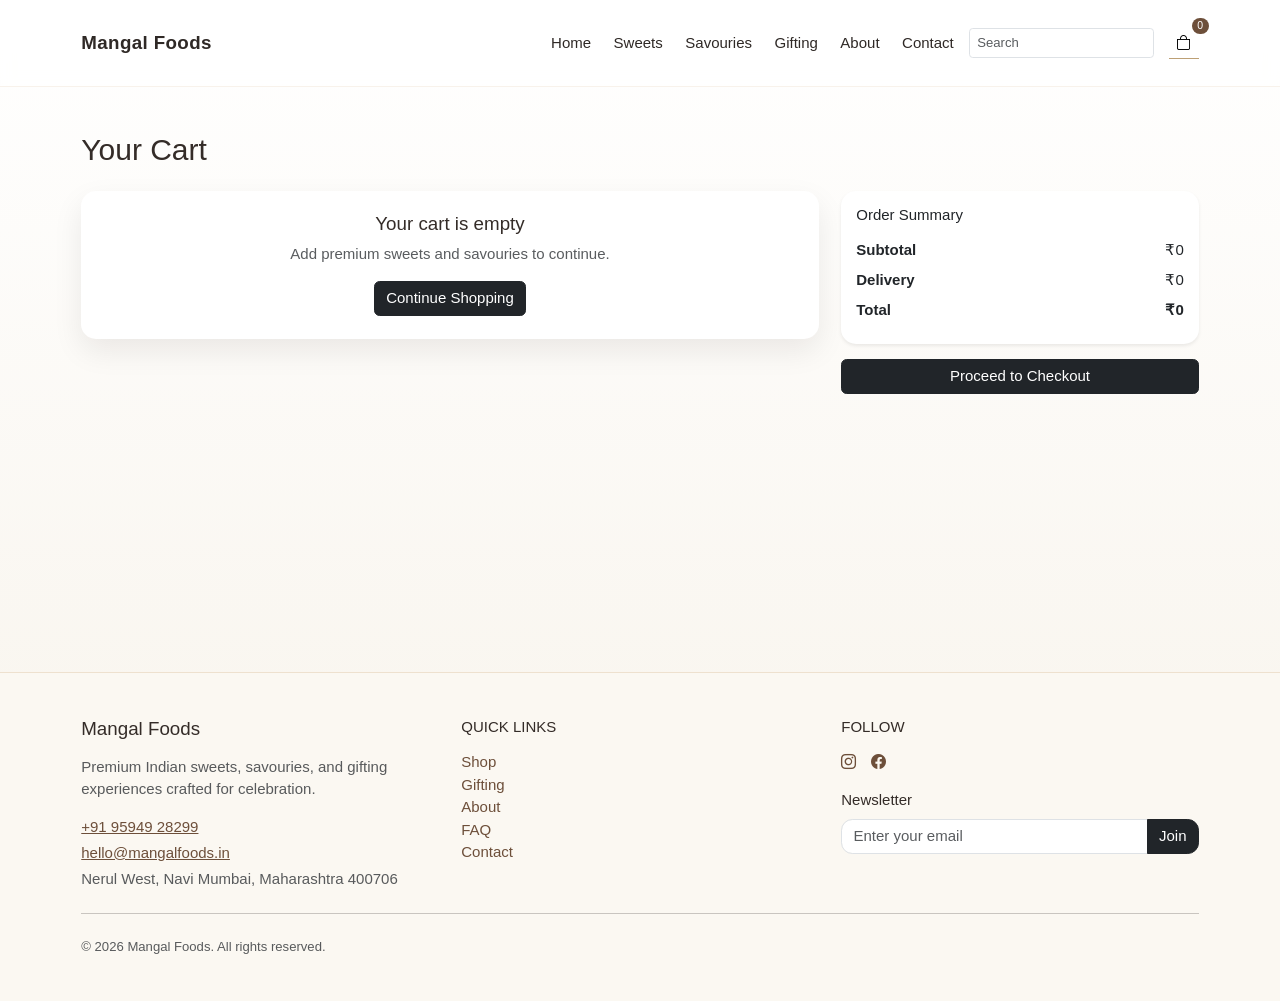
<file: docs/cart.html>
<!DOCTYPE html>
<html lang="en">
<head>
  <meta charset="utf-8" />
  <meta name="viewport" content="width=device-width, initial-scale=1.0" />
  <title>Cart | Mangal Foods</title>
  <meta name="description" content="Review your cart and proceed to checkout." />
  <link rel="stylesheet" href="./lib/bootstrap/dist/css/bootstrap.min.css" />
  <link rel="stylesheet" href="https://cdn.jsdelivr.net/npm/bootstrap-icons@1.11.3/font/bootstrap-icons.min.css" />
  <link rel="stylesheet" href="./css/site.css" />
</head>
<body class="page-shell" data-delivery-charge="80" data-free-delivery-threshold="1000" data-whatsapp-number="919594928299" data-business-name="Mangal Foods" data-whatsapp-dry-run="true">
  <a class="skip-link" href="#main-content">Skip to main content</a>
  <div data-site-header></div>
  <main id="main-content" role="main" class="main-content">
    <section class="py-4 py-lg-5">
      <div class="container-xl">
        <h1 class="h2 mb-4 reveal reveal-up">Your Cart</h1>
        <div class="row g-4">
          <div class="col-lg-8">
            <div id="cartItemsContainer" class="d-grid gap-3" aria-live="polite"></div>
            <div id="cartEmptyState" class="empty-state p-4 text-center d-none">
              <h2 class="h5">Your cart is empty</h2>
              <p class="text-muted">Add premium sweets and savouries to continue.</p>
              <a href="shop.html" class="btn btn-dark">Continue Shopping</a>
            </div>
            <button id="clearCartButton" type="button" class="btn btn-outline-dark mt-3">Clear Cart</button>
          </div>
          <div class="col-lg-4">
            <section class="cart-summary card border-0 shadow-sm rounded-4" aria-labelledby="cart-summary-title-page">
              <div class="card-body">
                <h2 id="cart-summary-title-page" class="h6 mb-3">Order Summary</h2>
                <dl class="row mb-0">
                  <dt class="col-7">Subtotal</dt><dd class="col-5 text-end" id="summarySubtotal">₹0</dd>
                  <dt class="col-7">Delivery</dt><dd class="col-5 text-end" id="summaryDelivery">₹0</dd>
                  <dt class="col-7 fw-semibold">Total</dt><dd class="col-5 text-end fw-semibold" id="summaryTotal">₹0</dd>
                </dl>
              </div>
            </section>
            <a href="checkout.html" class="btn btn-dark w-100 mt-3">Proceed to Checkout</a>
          </div>
        </div>
      </div>
    </section>
  </main>
  <div data-site-footer></div>
  <div data-cart-drawer-host></div>
  <script src="./lib/bootstrap/dist/js/bootstrap.bundle.min.js"></script>
  <script src="./js/static-config.js"></script>
  <script src="./js/static-layout.js"></script>
  <script src="./js/cart.js"></script>
  <script src="./js/site.js"></script>
</body>
</html>
</file>
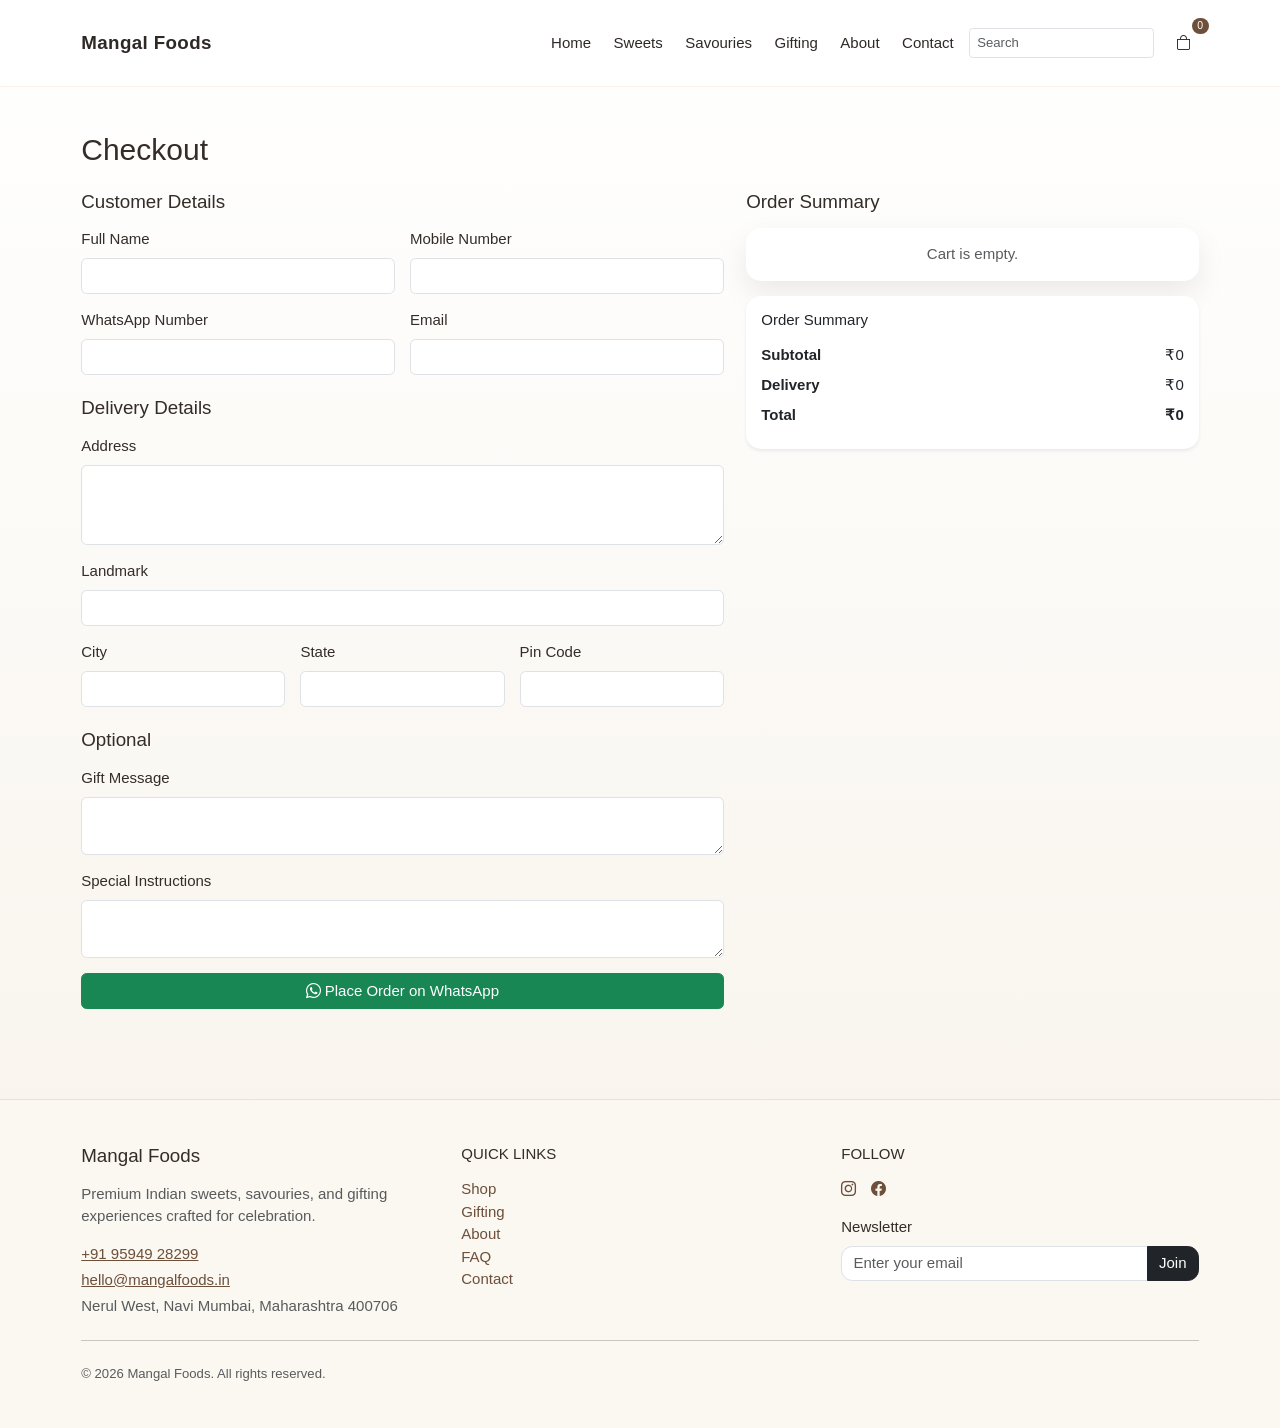
<file: docs/checkout.html>
<!DOCTYPE html>
<html lang="en">
<head>
  <meta charset="utf-8" />
  <meta name="viewport" content="width=device-width, initial-scale=1.0" />
  <title>Checkout | Mangal Foods</title>
  <meta name="description" content="Complete your order and place it on WhatsApp." />
  <link rel="stylesheet" href="./lib/bootstrap/dist/css/bootstrap.min.css" />
  <link rel="stylesheet" href="https://cdn.jsdelivr.net/npm/bootstrap-icons@1.11.3/font/bootstrap-icons.min.css" />
  <link rel="stylesheet" href="./css/site.css" />
</head>
<body class="page-shell" data-delivery-charge="80" data-free-delivery-threshold="1000" data-whatsapp-number="919594928299" data-business-name="Mangal Foods" data-whatsapp-dry-run="false">
  <a class="skip-link" href="#main-content">Skip to main content</a>
  <div data-site-header></div>
  <main id="main-content" role="main" class="main-content">
    <section class="py-4 py-lg-5">
      <div class="container-xl">
        <h1 class="h2 mb-4">Checkout</h1>
        <div class="row g-4">
          <div class="col-lg-7">
            <form id="checkoutForm" novalidate autocomplete="on">
              <h2 class="h5 mb-3">Customer Details</h2>
              <div class="row g-3">
                <div class="col-md-6"><label for="Input_FullName" class="form-label">Full Name</label><input id="Input_FullName" class="form-control" autocomplete="name" /></div>
                <div class="col-md-6"><label for="Input_MobileNumber" class="form-label">Mobile Number</label><input id="Input_MobileNumber" class="form-control" autocomplete="tel" inputmode="numeric" /></div>
                <div class="col-md-6"><label for="Input_WhatsAppNumber" class="form-label">WhatsApp Number</label><input id="Input_WhatsAppNumber" class="form-control" autocomplete="tel" inputmode="numeric" /></div>
                <div class="col-md-6"><label for="Input_Email" class="form-label">Email</label><input id="Input_Email" class="form-control" autocomplete="email" /></div>
              </div>

              <h2 class="h5 mt-4 mb-3">Delivery Details</h2>
              <div class="row g-3">
                <div class="col-12"><label for="Input_Address" class="form-label">Address</label><textarea id="Input_Address" class="form-control" rows="3" autocomplete="street-address"></textarea></div>
                <div class="col-12"><label for="Input_Landmark" class="form-label">Landmark</label><input id="Input_Landmark" class="form-control" /></div>
                <div class="col-md-4"><label for="Input_City" class="form-label">City</label><input id="Input_City" class="form-control" autocomplete="address-level2" /></div>
                <div class="col-md-4"><label for="Input_State" class="form-label">State</label><input id="Input_State" class="form-control" autocomplete="address-level1" /></div>
                <div class="col-md-4"><label for="Input_PinCode" class="form-label">Pin Code</label><input id="Input_PinCode" class="form-control" autocomplete="postal-code" inputmode="numeric" /></div>
              </div>

              <h2 class="h5 mt-4 mb-3">Optional</h2>
              <div class="row g-3">
                <div class="col-12"><label for="Input_GiftMessage" class="form-label">Gift Message</label><textarea id="Input_GiftMessage" class="form-control" rows="2"></textarea></div>
                <div class="col-12"><label for="Input_SpecialInstructions" class="form-label">Special Instructions</label><textarea id="Input_SpecialInstructions" class="form-control" rows="2"></textarea></div>
              </div>

              <div id="checkoutError" class="alert alert-danger mt-4 d-none" role="alert"></div>
              <div class="mt-3">
                <button type="button" id="placeOrderWhatsApp" class="btn btn-success w-100 js-place-order-whatsapp" aria-label="Place Order on WhatsApp"><i class="bi bi-whatsapp me-1" aria-hidden="true"></i>Place Order on WhatsApp</button>
              </div>

              <section id="whatsappDryRunPanel" class="dry-run-panel mt-4 d-none" aria-labelledby="dry-run-heading">
                <h2 id="dry-run-heading" class="h6 mb-2">WhatsApp Dry Run Preview</h2>
                <p class="small text-muted mb-2">Dry Run is enabled. No WhatsApp message will be sent. Review and copy the generated output below.</p>
                <div class="mb-3"><label for="dryRunWaUrl" class="form-label">Generated WhatsApp URL</label><textarea id="dryRunWaUrl" class="form-control" rows="3" readonly></textarea></div>
                <div><label for="dryRunMessage" class="form-label">Generated Message</label><textarea id="dryRunMessage" class="form-control" rows="12" readonly></textarea></div>
              </section>
            </form>
          </div>
          <div class="col-lg-5">
            <h2 class="h5 mb-3">Order Summary</h2>
            <div id="checkoutItems" class="d-grid gap-3 mb-3"></div>
            <section class="cart-summary card border-0 shadow-sm rounded-4" aria-labelledby="cart-summary-title-checkout">
              <div class="card-body">
                <h2 id="cart-summary-title-checkout" class="h6 mb-3">Order Summary</h2>
                <dl class="row mb-0">
                  <dt class="col-7">Subtotal</dt><dd class="col-5 text-end" id="summarySubtotal">₹0</dd>
                  <dt class="col-7">Delivery</dt><dd class="col-5 text-end" id="summaryDelivery">₹0</dd>
                  <dt class="col-7 fw-semibold">Total</dt><dd class="col-5 text-end fw-semibold" id="summaryTotal">₹0</dd>
                </dl>
              </div>
            </section>
          </div>
        </div>
      </div>
    </section>
  </main>
  <div data-site-footer></div><div data-cart-drawer-host></div>
  <script src="./lib/bootstrap/dist/js/bootstrap.bundle.min.js"></script>
  <script src="./js/static-config.js"></script>
  <script src="./js/static-layout.js"></script>
  <script src="./js/cart.js"></script>
  <script src="./js/site.js"></script>
  <script src="./js/checkout.js"></script>
</body>
</html>
</file>
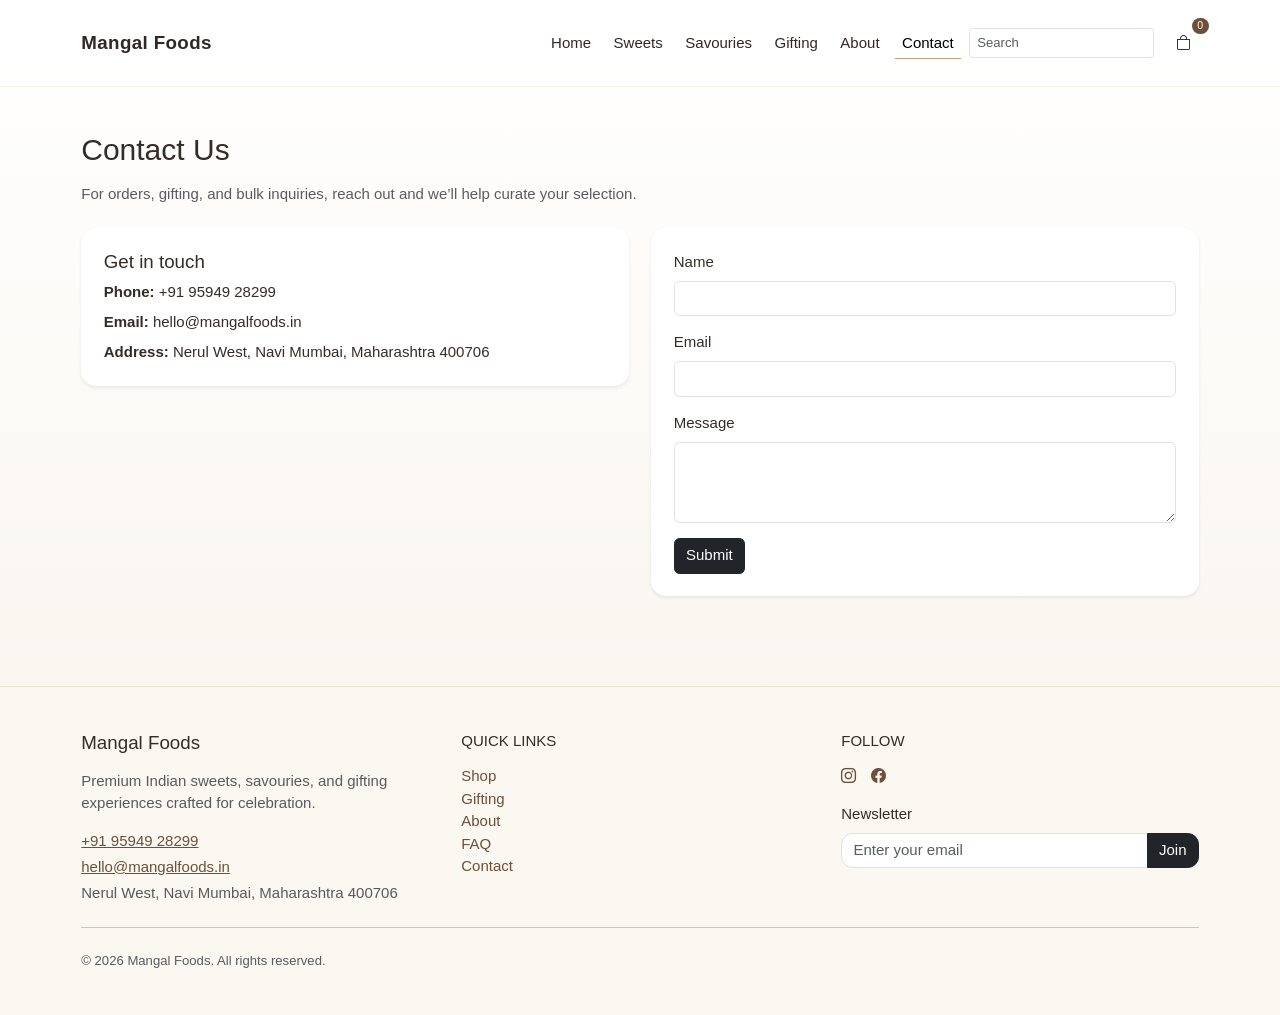
<file: docs/contact.html>
<!DOCTYPE html>
<html lang="en">
<head>
  <meta charset="utf-8" />
  <meta name="viewport" content="width=device-width, initial-scale=1.0" />
  <title>Contact | Mangal Foods</title>
  <meta name="description" content="For orders, gifting, and bulk inquiries, reach out to Mangal Foods." />
  <link rel="stylesheet" href="./lib/bootstrap/dist/css/bootstrap.min.css" />
  <link rel="stylesheet" href="https://cdn.jsdelivr.net/npm/bootstrap-icons@1.11.3/font/bootstrap-icons.min.css" />
  <link rel="stylesheet" href="./css/site.css" />
</head>
<body class="page-shell" data-delivery-charge="80" data-free-delivery-threshold="1000" data-whatsapp-number="919594928299" data-business-name="Mangal Foods" data-whatsapp-dry-run="true">
  <a class="skip-link" href="#main-content">Skip to main content</a>
  <div data-site-header></div>
  <main id="main-content" role="main" class="main-content">
    <section class="py-4 py-lg-5">
      <div class="container-xl">
        <h1 class="h2 mb-3">Contact Us</h1>
        <p class="text-muted mb-4">For orders, gifting, and bulk inquiries, reach out and we’ll help curate your selection.</p>
        <div class="row g-4">
          <div class="col-lg-6">
            <div class="p-4 rounded-4 bg-white shadow-sm">
              <h2 class="h5">Get in touch</h2>
              <p class="mb-2"><strong>Phone:</strong> +91 95949 28299</p>
              <p class="mb-2"><strong>Email:</strong> hello@mangalfoods.in</p>
              <p class="mb-0"><strong>Address:</strong> Nerul West, Navi Mumbai, Maharashtra 400706</p>
            </div>
          </div>
          <div class="col-lg-6">
            <form class="p-4 rounded-4 bg-white shadow-sm" action="contact.html" method="get">
              <div class="mb-3"><label for="contactName" class="form-label">Name</label><input id="contactName" class="form-control" /></div>
              <div class="mb-3"><label for="contactEmail" class="form-label">Email</label><input id="contactEmail" type="email" class="form-control" /></div>
              <div class="mb-3"><label for="contactMessage" class="form-label">Message</label><textarea id="contactMessage" class="form-control" rows="3"></textarea></div>
              <button type="submit" class="btn btn-dark">Submit</button>
            </form>
          </div>
        </div>
      </div>
    </section>
  </main>
  <div data-site-footer></div>
  <div data-cart-drawer-host></div>
  <script src="./lib/bootstrap/dist/js/bootstrap.bundle.min.js"></script>
  <script src="./js/static-config.js"></script>
  <script src="./js/static-layout.js"></script>
  <script src="./js/cart.js"></script>
  <script src="./js/site.js"></script>
</body>
</html>
</file>
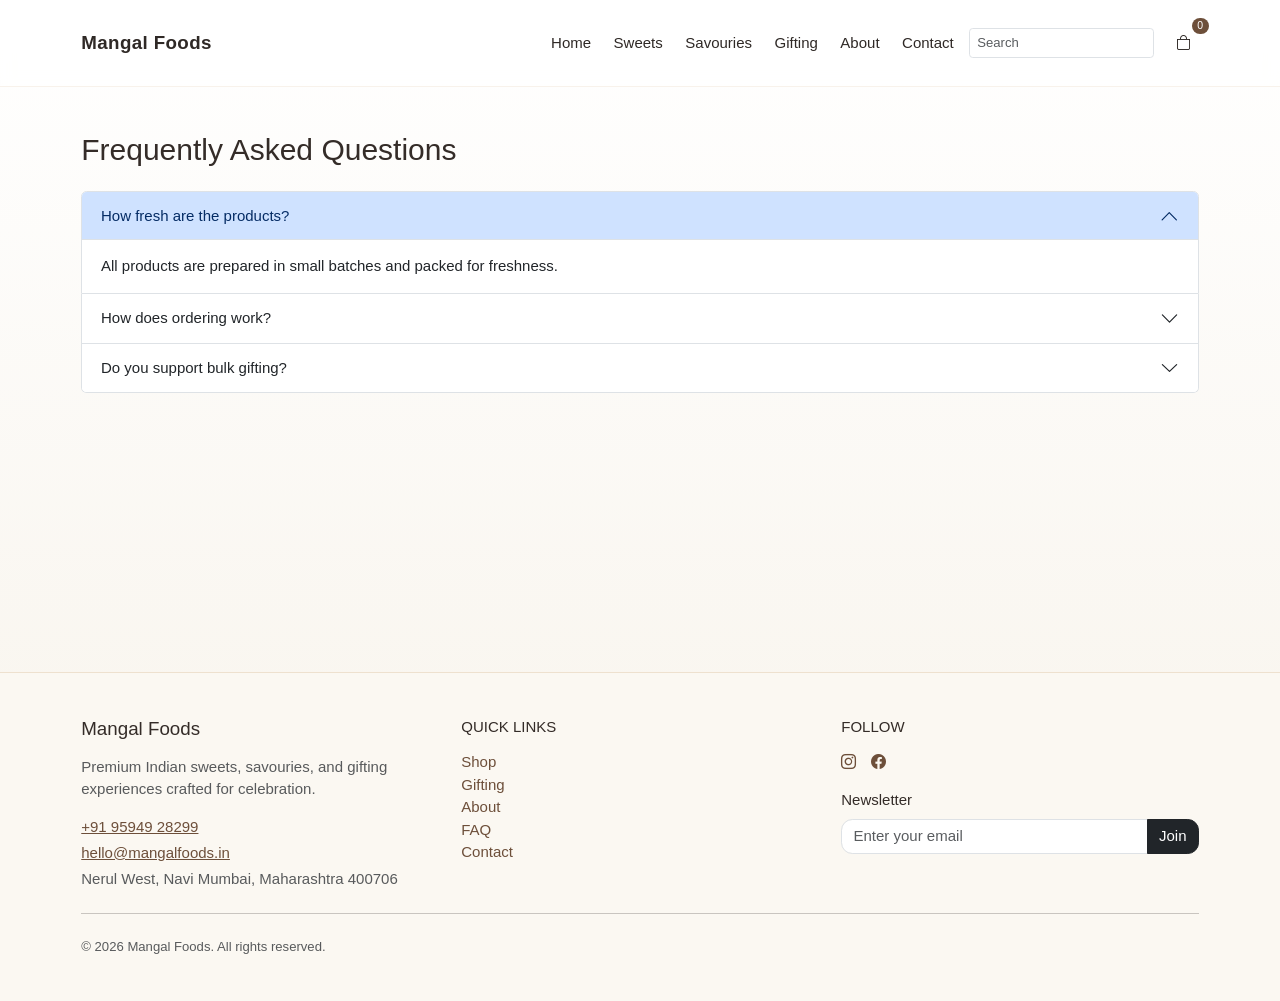
<file: docs/faq.html>
<!DOCTYPE html>
<html lang="en">
<head>
  <meta charset="utf-8" />
  <meta name="viewport" content="width=device-width, initial-scale=1.0" />
  <title>FAQ | Mangal Foods</title>
  <meta name="description" content="Frequently asked questions about freshness, ordering, and gifting." />
  <link rel="stylesheet" href="./lib/bootstrap/dist/css/bootstrap.min.css" />
  <link rel="stylesheet" href="https://cdn.jsdelivr.net/npm/bootstrap-icons@1.11.3/font/bootstrap-icons.min.css" />
  <link rel="stylesheet" href="./css/site.css" />
</head>
<body class="page-shell" data-delivery-charge="80" data-free-delivery-threshold="1000" data-whatsapp-number="919594928299" data-business-name="Mangal Foods" data-whatsapp-dry-run="true">
  <a class="skip-link" href="#main-content">Skip to main content</a>
  <div data-site-header></div>
  <main id="main-content" role="main" class="main-content">
    <section class="py-4 py-lg-5">
      <div class="container-xl">
        <h1 class="h2 mb-4">Frequently Asked Questions</h1>
        <div class="accordion" id="faqAccordion">
          <div class="accordion-item">
            <h2 class="accordion-header" id="q1"><button class="accordion-button" type="button" data-bs-toggle="collapse" data-bs-target="#a1" aria-expanded="true" aria-controls="a1">How fresh are the products?</button></h2>
            <div id="a1" class="accordion-collapse collapse show" aria-labelledby="q1" data-bs-parent="#faqAccordion"><div class="accordion-body">All products are prepared in small batches and packed for freshness.</div></div>
          </div>
          <div class="accordion-item">
            <h2 class="accordion-header" id="q2"><button class="accordion-button collapsed" type="button" data-bs-toggle="collapse" data-bs-target="#a2" aria-expanded="false" aria-controls="a2">How does ordering work?</button></h2>
            <div id="a2" class="accordion-collapse collapse" aria-labelledby="q2" data-bs-parent="#faqAccordion"><div class="accordion-body">Add items to cart, fill checkout details, and place order via WhatsApp.</div></div>
          </div>
          <div class="accordion-item">
            <h2 class="accordion-header" id="q3"><button class="accordion-button collapsed" type="button" data-bs-toggle="collapse" data-bs-target="#a3" aria-expanded="false" aria-controls="a3">Do you support bulk gifting?</button></h2>
            <div id="a3" class="accordion-collapse collapse" aria-labelledby="q3" data-bs-parent="#faqAccordion"><div class="accordion-body">Yes, we support festive and corporate bulk gifting requirements.</div></div>
          </div>
        </div>
      </div>
    </section>
  </main>
  <div data-site-footer></div>
  <div data-cart-drawer-host></div>
  <script src="./lib/bootstrap/dist/js/bootstrap.bundle.min.js"></script>
  <script src="./js/static-config.js"></script>
  <script src="./js/static-layout.js"></script>
  <script src="./js/cart.js"></script>
  <script src="./js/site.js"></script>
</body>
</html>
</file>
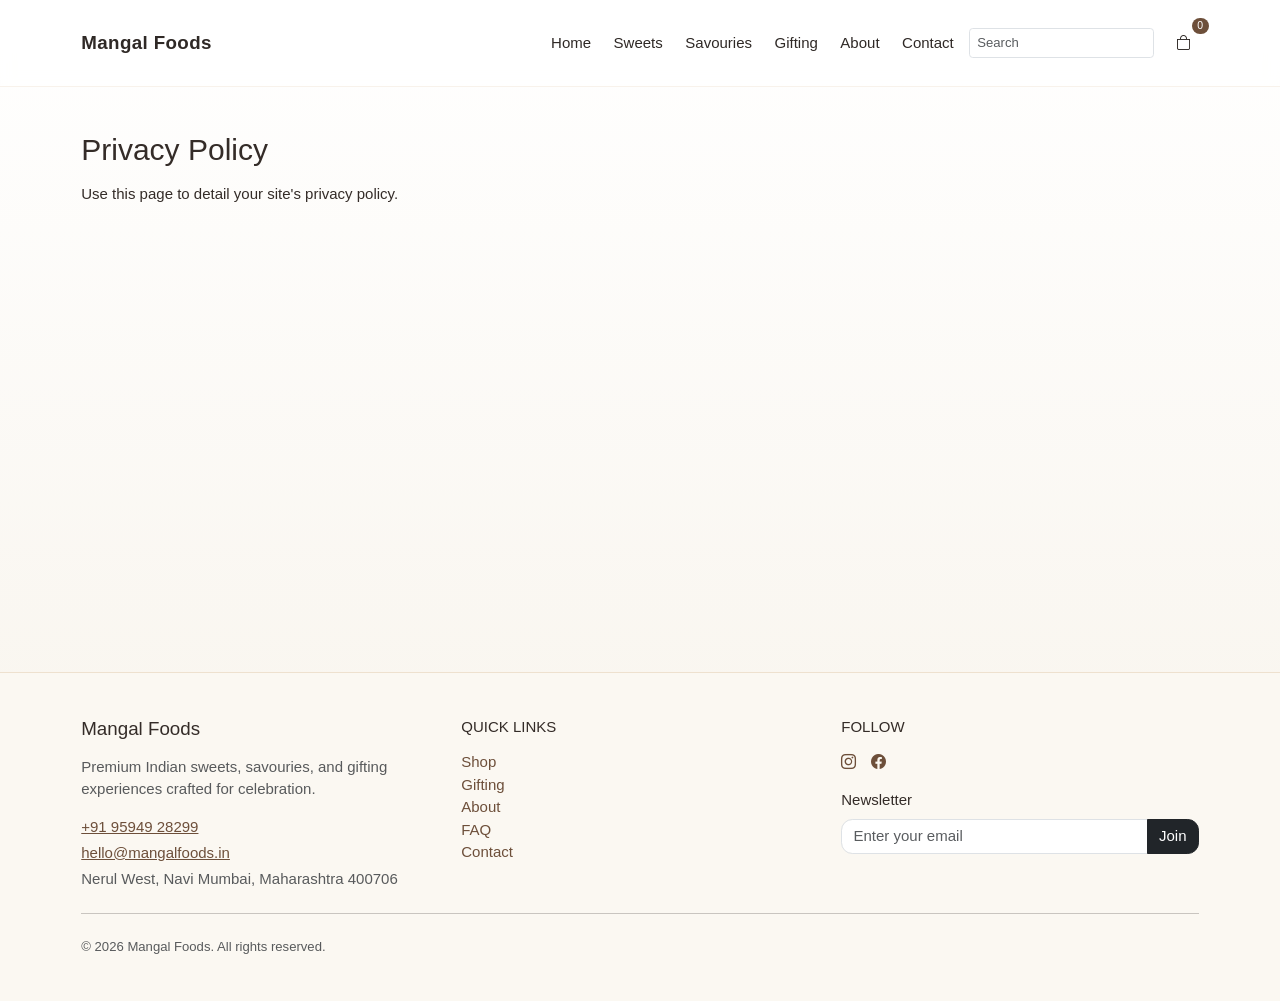
<file: docs/privacy.html>
<!DOCTYPE html>
<html lang="en">
<head>
  <meta charset="utf-8" />
  <meta name="viewport" content="width=device-width, initial-scale=1.0" />
  <title>Privacy Policy | Mangal Foods</title>
  <meta name="description" content="Privacy policy for Mangal Foods website." />
  <link rel="stylesheet" href="./lib/bootstrap/dist/css/bootstrap.min.css" />
  <link rel="stylesheet" href="https://cdn.jsdelivr.net/npm/bootstrap-icons@1.11.3/font/bootstrap-icons.min.css" />
  <link rel="stylesheet" href="./css/site.css" />
</head>
<body class="page-shell" data-delivery-charge="80" data-free-delivery-threshold="1000" data-whatsapp-number="919594928299" data-business-name="Mangal Foods" data-whatsapp-dry-run="true">
  <a class="skip-link" href="#main-content">Skip to main content</a>
  <div data-site-header></div>
  <main id="main-content" role="main" class="main-content">
    <section class="py-4 py-lg-5"><div class="container-xl"><h1 class="h2 mb-3">Privacy Policy</h1><p>Use this page to detail your site's privacy policy.</p></div></section>
  </main>
  <div data-site-footer></div>
  <div data-cart-drawer-host></div>
  <script src="./lib/bootstrap/dist/js/bootstrap.bundle.min.js"></script>
  <script src="./js/static-config.js"></script>
  <script src="./js/static-layout.js"></script>
  <script src="./js/cart.js"></script>
  <script src="./js/site.js"></script>
</body>
</html>
</file>
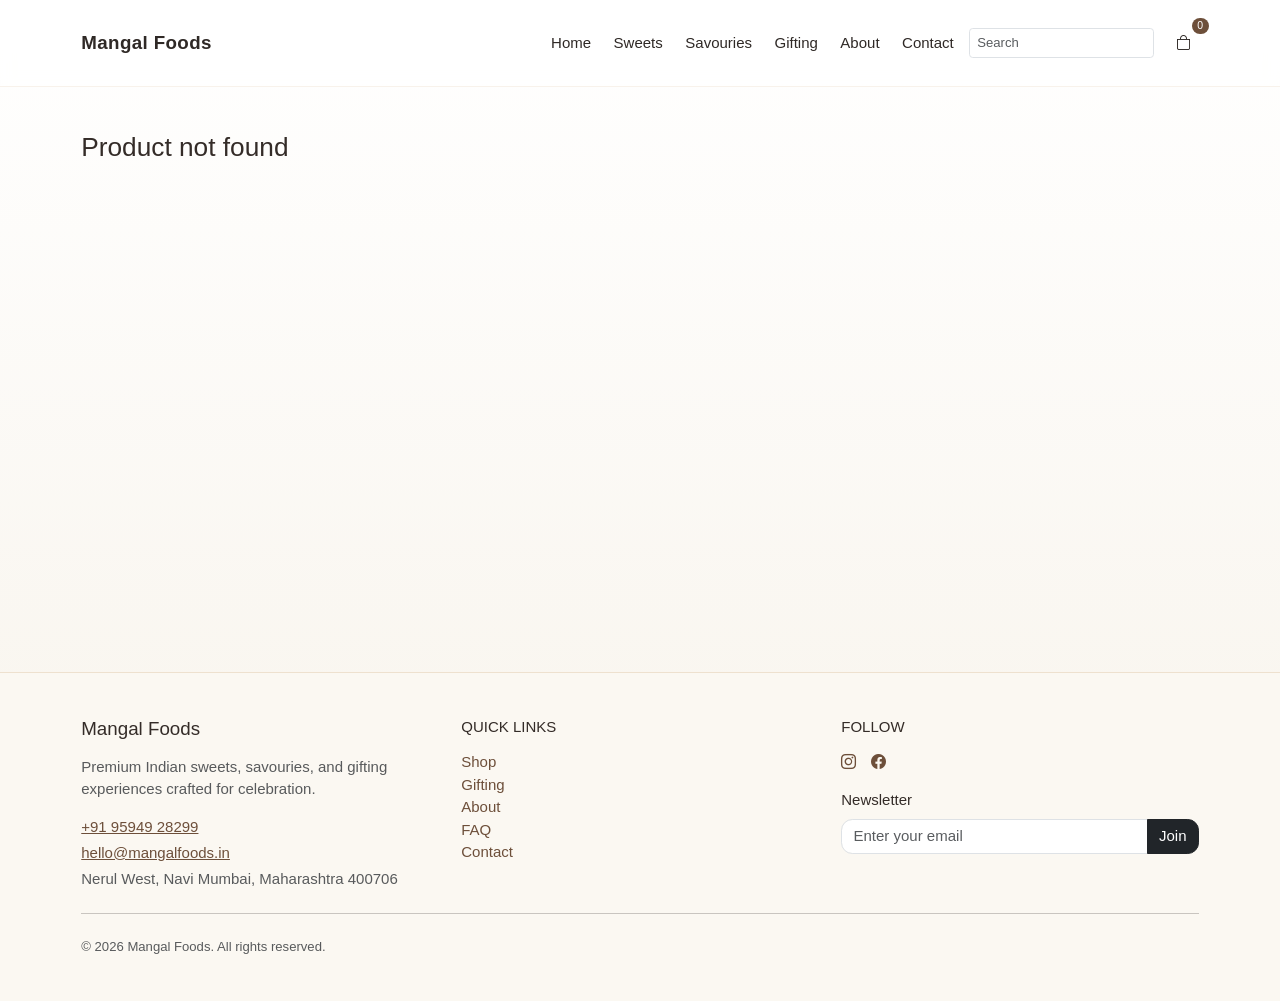
<file: docs/product.html>
<!DOCTYPE html>
<html lang="en">
<head>
  <meta charset="utf-8" />
  <meta name="viewport" content="width=device-width, initial-scale=1.0" />
  <title>Product | Mangal Foods</title>
  <meta name="description" content="Product details and variant selection." />
  <link rel="stylesheet" href="./lib/bootstrap/dist/css/bootstrap.min.css" />
  <link rel="stylesheet" href="https://cdn.jsdelivr.net/npm/bootstrap-icons@1.11.3/font/bootstrap-icons.min.css" />
  <link rel="stylesheet" href="./css/site.css" />
</head>
<body class="page-shell" data-delivery-charge="80" data-free-delivery-threshold="1000" data-whatsapp-number="919594928299" data-business-name="Mangal Foods" data-whatsapp-dry-run="true">
  <a class="skip-link" href="#main-content">Skip to main content</a>
  <div data-site-header></div>
  <main id="main-content" role="main" class="main-content" data-product-page></main>
  <div data-site-footer></div><div data-cart-drawer-host></div>
  <script src="./lib/bootstrap/dist/js/bootstrap.bundle.min.js"></script>
  <script src="./js/static-config.js"></script>
  <script src="./js/static-layout.js"></script>
  <script src="./js/cart.js"></script>
  <script src="./js/site.js"></script>
  <script src="./js/static-catalog.js"></script>
</body>
</html>
</file>
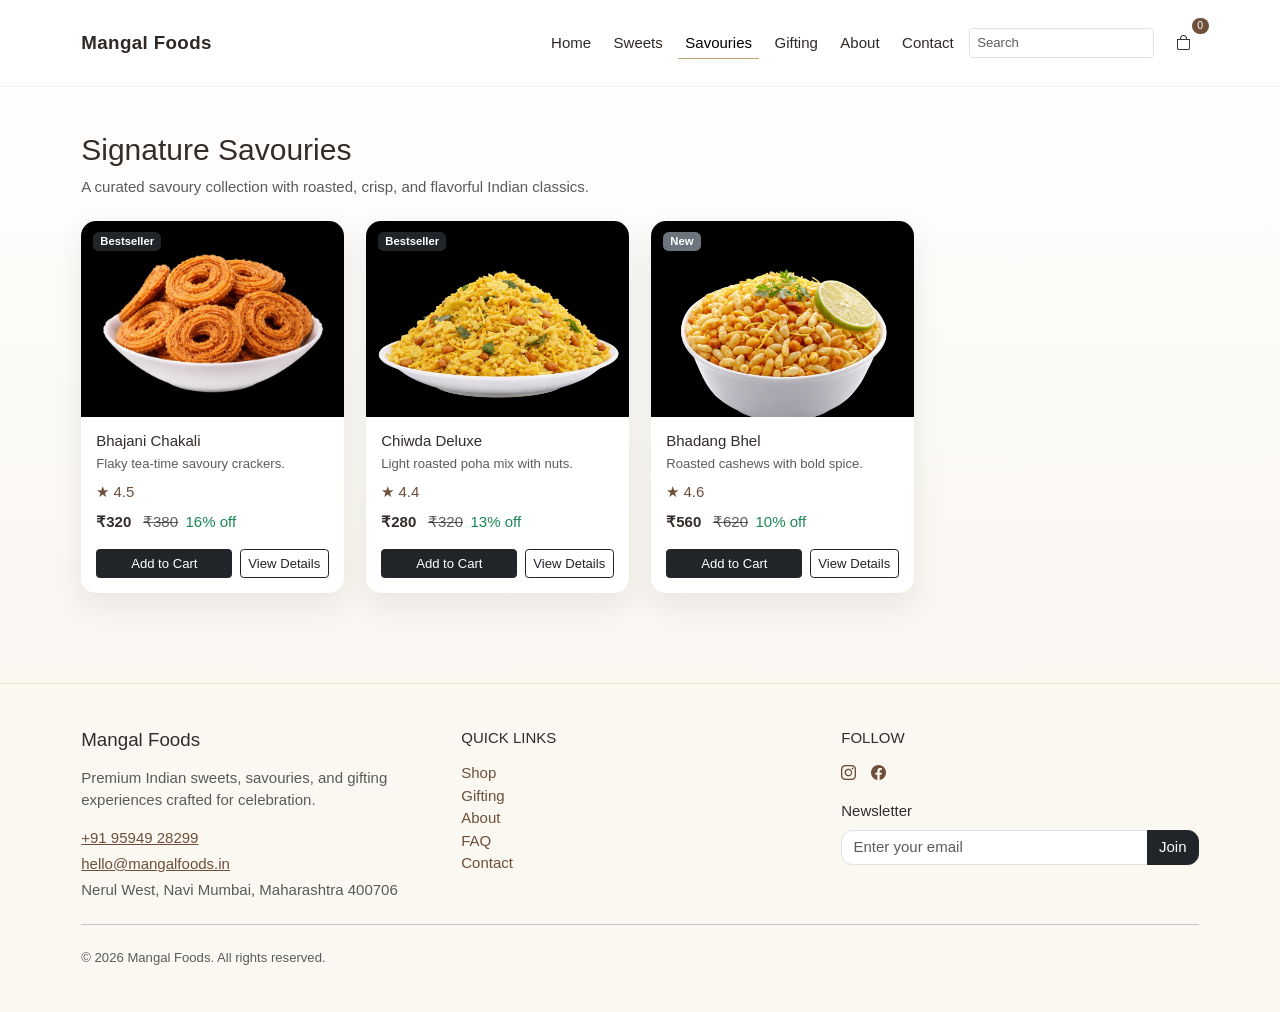
<file: docs/savouries.html>
<!DOCTYPE html>
<html lang="en">
<head>
  <meta charset="utf-8" />
  <meta name="viewport" content="width=device-width, initial-scale=1.0" />
  <title>Savouries | Mangal Foods</title>
  <meta name="description" content="A curated savoury collection with roasted, crisp, and flavorful Indian classics." />
  <link rel="stylesheet" href="./lib/bootstrap/dist/css/bootstrap.min.css" />
  <link rel="stylesheet" href="https://cdn.jsdelivr.net/npm/bootstrap-icons@1.11.3/font/bootstrap-icons.min.css" />
  <link rel="stylesheet" href="./css/site.css" />
</head>
<body class="page-shell" data-delivery-charge="80" data-free-delivery-threshold="1000" data-whatsapp-number="919594928299" data-business-name="Mangal Foods" data-whatsapp-dry-run="true">
  <a class="skip-link" href="#main-content">Skip to main content</a>
  <div data-site-header></div>
  <main id="main-content" role="main" class="main-content">
    <section class="py-4 py-lg-5"><div class="container-xl"><header class="mb-4"><h1 class="h2 mb-2" data-category-title data-category-title-text="Signature Savouries">Signature Savouries</h1><p class="text-muted mb-0" data-category-description data-category-description-text="A curated savoury collection with roasted, crisp, and flavorful Indian classics.">A curated savoury collection with roasted, crisp, and flavorful Indian classics.</p></header><div data-category-grid data-category-name="Savouries"></div></div></section>
  </main>
  <div data-site-footer></div><div data-cart-drawer-host></div>
  <script src="./lib/bootstrap/dist/js/bootstrap.bundle.min.js"></script>
  <script src="./js/static-config.js"></script>
  <script src="./js/static-layout.js"></script>
  <script src="./js/cart.js"></script>
  <script src="./js/site.js"></script>
  <script src="./js/static-catalog.js"></script>
</body>
</html>
</file>
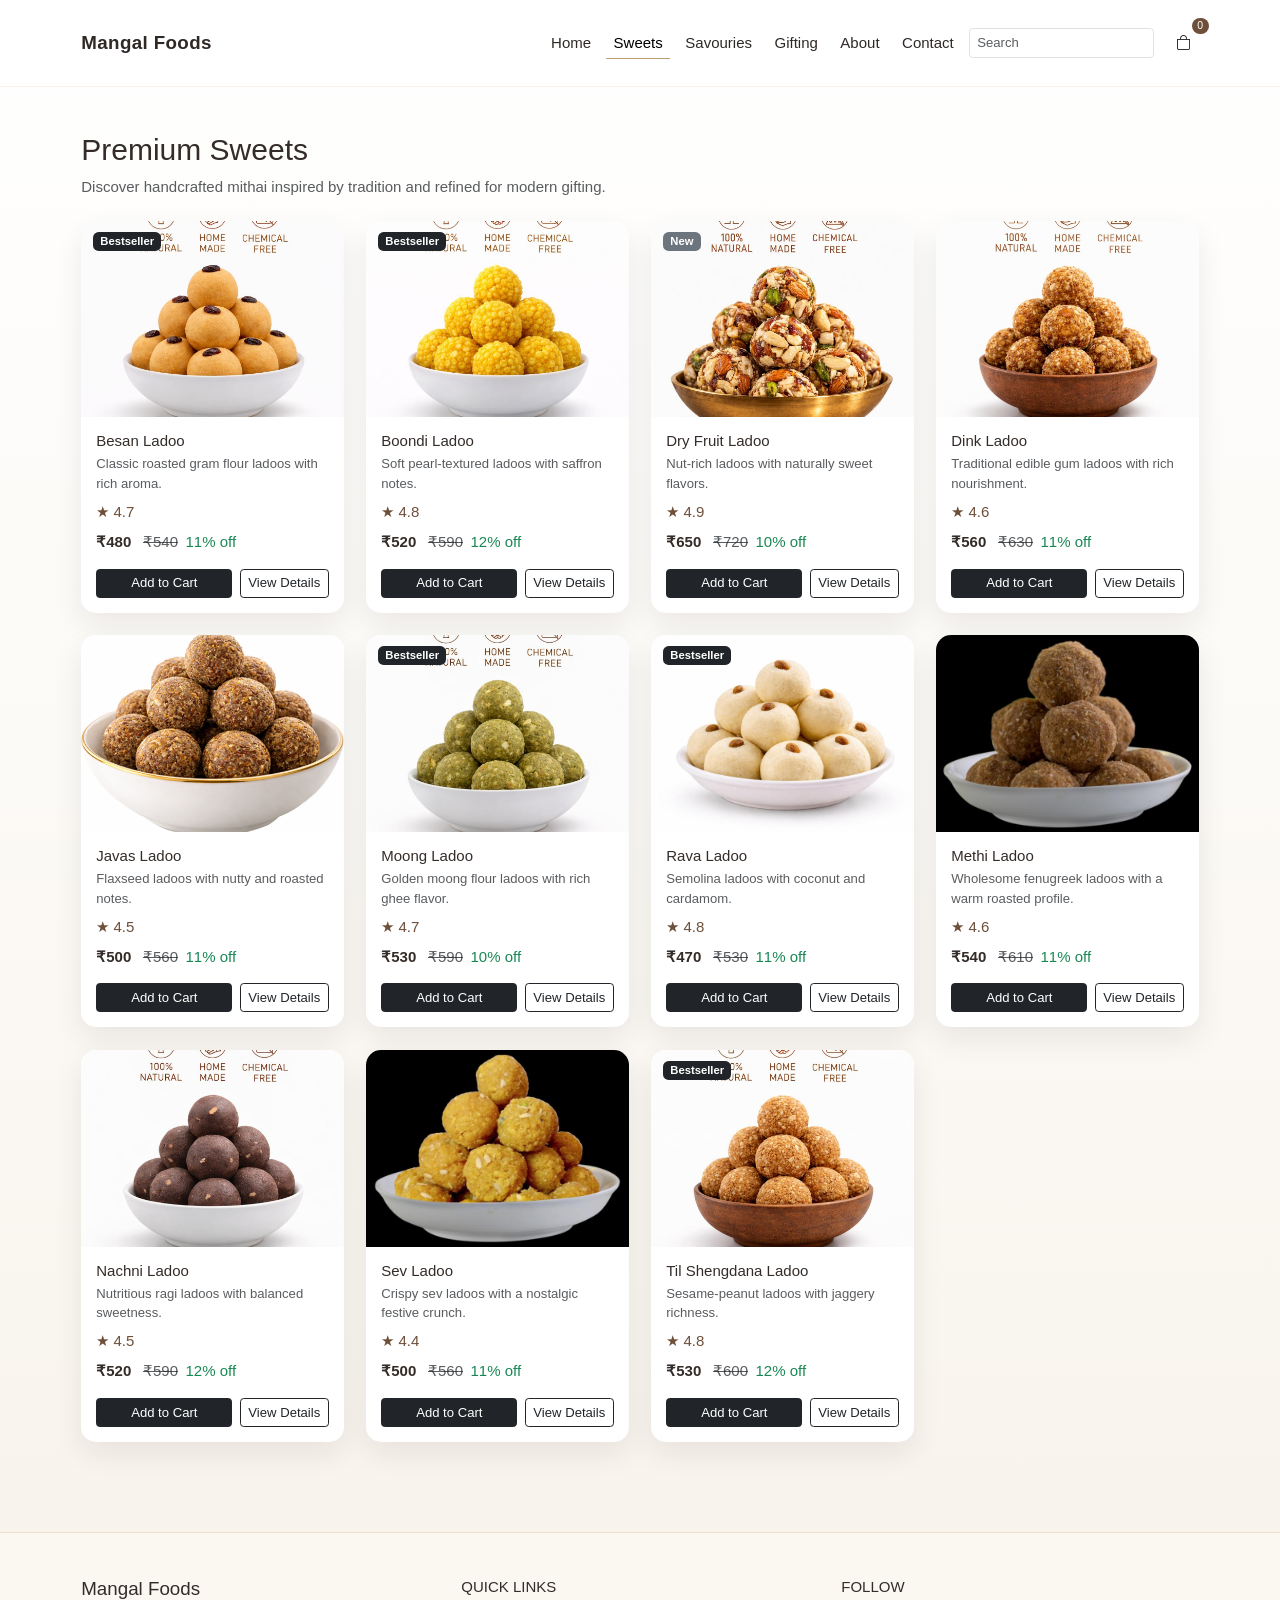
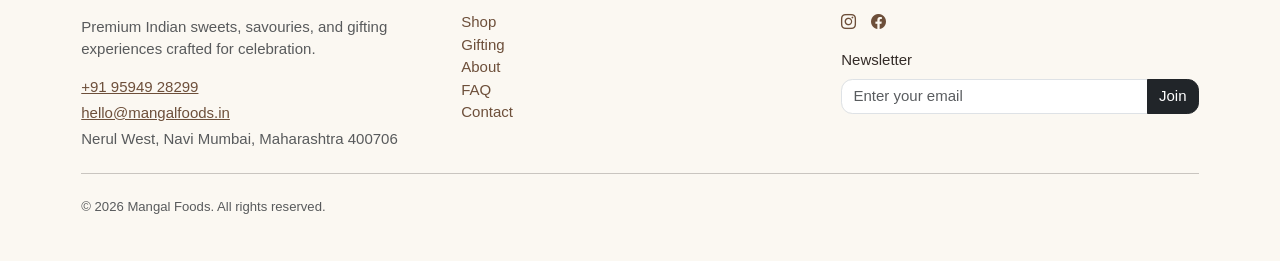
<file: docs/sweets.html>
<!DOCTYPE html>
<html lang="en">
<head>
  <meta charset="utf-8" />
  <meta name="viewport" content="width=device-width, initial-scale=1.0" />
  <title>Sweets | Mangal Foods</title>
  <meta name="description" content="Discover handcrafted mithai inspired by tradition and refined for modern gifting." />
  <link rel="stylesheet" href="./lib/bootstrap/dist/css/bootstrap.min.css" />
  <link rel="stylesheet" href="https://cdn.jsdelivr.net/npm/bootstrap-icons@1.11.3/font/bootstrap-icons.min.css" />
  <link rel="stylesheet" href="./css/site.css" />
</head>
<body class="page-shell" data-delivery-charge="80" data-free-delivery-threshold="1000" data-whatsapp-number="919594928299" data-business-name="Mangal Foods" data-whatsapp-dry-run="true">
  <a class="skip-link" href="#main-content">Skip to main content</a>
  <div data-site-header></div>
  <main id="main-content" role="main" class="main-content">
    <section class="py-4 py-lg-5"><div class="container-xl"><header class="mb-4"><h1 class="h2 mb-2" data-category-title data-category-title-text="Premium Sweets">Premium Sweets</h1><p class="text-muted mb-0" data-category-description data-category-description-text="Discover handcrafted mithai inspired by tradition and refined for modern gifting.">Discover handcrafted mithai inspired by tradition and refined for modern gifting.</p></header><div data-category-grid data-category-name="Sweets"></div></div></section>
  </main>
  <div data-site-footer></div><div data-cart-drawer-host></div>
  <script src="./lib/bootstrap/dist/js/bootstrap.bundle.min.js"></script>
  <script src="./js/static-config.js"></script>
  <script src="./js/static-layout.js"></script>
  <script src="./js/cart.js"></script>
  <script src="./js/site.js"></script>
  <script src="./js/static-catalog.js"></script>
</body>
</html>
</file>
<file: docs/css/site.css>
:root {
  --mf-cream: #f7f2e9;
  --mf-beige: #eadfcf;
  --mf-brown: #6d4f3a;
  --mf-charcoal: #2f2926;
  --mf-gold: #b2915e;
  --mf-text: #342c28;
  --mf-muted: #6c635d;
  --mf-shadow: 0 12px 30px rgba(30, 18, 7, 0.08);
  --mf-shadow-hover: 0 20px 42px rgba(30, 18, 7, 0.16);
  --mf-radius: 1rem;

  --animation-fast: 180ms;
  --animation-normal: 460ms;
  --animation-slow: 700ms;
  --animation-luxury: 980ms;
  --ease-premium: cubic-bezier(0.22, 0.61, 0.36, 1);
  --ease-soft: cubic-bezier(0.25, 0.46, 0.45, 0.94);
  --ease-luxury: cubic-bezier(0.18, 0.77, 0.28, 0.99);
}

html {
  font-size: 15px;
  overflow-x: hidden;
}

body {
  margin: 0;
  overflow-x: hidden;
  background: linear-gradient(180deg, #fff, var(--mf-cream));
  color: var(--mf-text);
  font-family: "Inter", "Segoe UI", Roboto, Arial, sans-serif;
  text-rendering: optimizeLegibility;
}

body.page-is-entering .main-content {
  opacity: 0;
  transform: translateY(12px);
}

.main-content {
  min-height: 60vh;
  opacity: 1;
  transform: translateY(0);
  transition: opacity var(--animation-slow) var(--ease-luxury), transform var(--animation-slow) var(--ease-luxury);
}

body.page-is-leaving .main-content {
  opacity: 0;
  transform: translateY(6px);
}

a {
  color: var(--mf-brown);
  transition: color var(--animation-fast) var(--ease-soft);
}

a:hover {
  color: #503a2b;
}

.btn,
.nav-icon-btn,
.form-control,
.form-select,
.offcanvas,
.category-card,
.product-card {
  transition-timing-function: var(--ease-premium);
}

.btn:focus,
.btn:active:focus,
.form-control:focus,
.form-check-input:focus,
.form-select:focus,
.nav-link:focus-visible,
button:focus-visible,
input:focus-visible,
a:focus-visible {
  outline: 2px solid var(--mf-gold);
  outline-offset: 2px;
  box-shadow: none;
}

.skip-link {
  position: absolute;
  left: -10000px;
  top: auto;
  width: 1px;
  height: 1px;
  overflow: hidden;
}

.skip-link:focus {
  left: 1rem;
  top: 1rem;
  width: auto;
  height: auto;
  padding: 0.5rem 0.75rem;
  background: #fff;
  z-index: 2000;
}

.site-header {
  background: rgba(255, 255, 255, 0.66);
  backdrop-filter: saturate(138%) blur(7px);
  border-bottom: 1px solid rgba(238, 225, 207, 0.42);
  transition: background var(--animation-normal) var(--ease-luxury),
    box-shadow var(--animation-normal) var(--ease-luxury),
    border-color var(--animation-normal) var(--ease-luxury),
    backdrop-filter var(--animation-normal) var(--ease-luxury);
}

.site-header .navbar {
  min-height: 86px;
  transition: min-height var(--animation-normal) var(--ease-premium);
}

body.is-scrolled .site-header {
  background: rgba(255, 255, 255, 0.93);
  border-color: rgba(233, 219, 200, 0.82);
  box-shadow: 0 9px 26px rgba(33, 20, 8, 0.10);
  backdrop-filter: saturate(152%) blur(11px);
}

body.is-scrolled .site-header .navbar {
  min-height: 70px;
}

.brand-mark {
  opacity: 0;
  transform: translateY(8px);
  transition: opacity var(--animation-normal) var(--ease-premium), transform var(--animation-normal) var(--ease-premium);
}

body.is-page-ready .brand-mark {
  opacity: 1;
  transform: translateY(0);
}

.brand-title {
  color: var(--mf-charcoal);
  font-weight: 700;
  letter-spacing: 0.02em;
}

.nav-link {
  color: var(--mf-charcoal);
  position: relative;
  display: inline-flex;
  align-items: center;
  transition: color var(--animation-fast) var(--ease-soft), opacity var(--animation-normal) var(--ease-premium), transform var(--animation-normal) var(--ease-premium);
}

.navbar-nav .nav-link {
  opacity: 0;
  transform: translateY(8px);
}

body.is-page-ready .navbar-nav .nav-link {
  opacity: 1;
  transform: translateY(0);
}

.navbar-nav .nav-item:nth-child(1) .nav-link { transition-delay: 80ms; }
.navbar-nav .nav-item:nth-child(2) .nav-link { transition-delay: 120ms; }
.navbar-nav .nav-item:nth-child(3) .nav-link { transition-delay: 160ms; }
.navbar-nav .nav-item:nth-child(4) .nav-link { transition-delay: 200ms; }
.navbar-nav .nav-item:nth-child(5) .nav-link { transition-delay: 240ms; }
.navbar-nav .nav-item:nth-child(6) .nav-link { transition-delay: 280ms; }

.nav-link::after {
  content: "";
  position: absolute;
  left: 0;
  right: 0;
  bottom: 0.16rem;
  height: 1px;
  background: color-mix(in srgb, var(--mf-gold) 86%, #fff 14%);
  transform: scaleX(0);
  transform-origin: left center;
  transition: transform var(--animation-fast) var(--ease-premium);
}

.nav-link:hover {
  color: var(--mf-brown);
}

.nav-link:hover::after,
.nav-link:focus-visible::after,
.nav-link.active::after {
  transform: scaleX(1);
}

.nav-icon-btn {
  color: var(--mf-charcoal);
  text-decoration: none;
  border: 0;
  background: transparent;
  font-size: 1.1rem;
  transition: transform var(--animation-fast) var(--ease-premium), color var(--animation-fast) var(--ease-soft);
}

.nav-icon-btn:hover {
  transform: translateY(-1px);
  color: var(--mf-brown);
}

.search-field {
  min-width: 180px;
  transition: box-shadow var(--animation-fast) var(--ease-premium), width var(--animation-normal) var(--ease-premium);
}

.search-field:focus {
  width: 220px;
}

.cart-count-badge {
  position: absolute;
  top: -0.45rem;
  right: -0.65rem;
  font-size: 0.7rem;
  min-width: 1.1rem;
  height: 1.1rem;
  border-radius: 50%;
  display: inline-flex;
  align-items: center;
  justify-content: center;
  background: var(--mf-brown);
  color: #fff;
  transform-origin: center;
}

.cart-count-badge.is-bump {
  animation: cartBadgeBump 240ms var(--ease-luxury);
}

@keyframes cartBadgeBump {
  0% { transform: scale(1); }
  45% { transform: scale(1.2); }
  100% { transform: scale(1); }
}

.hero-section {
  padding: 3.75rem 0 2.5rem;
}

.hero-kicker {
  color: var(--mf-gold);
  text-transform: uppercase;
  font-size: 0.8rem;
  letter-spacing: 0.08em;
  font-weight: 600;
}

.hero-section [data-hero-item] {
  opacity: 0;
  transform: translateY(14px);
  transition: opacity var(--animation-slow) var(--ease-luxury), transform var(--animation-slow) var(--ease-luxury);
}

.hero-section [data-hero-item="kicker"] { transition-delay: 40ms; }
.hero-section [data-hero-item="title"] { transition-delay: 180ms; }
.hero-section [data-hero-item="description"] { transition-delay: 320ms; }
.hero-section [data-hero-item="actions"] { transition-delay: 460ms; }

body.is-page-ready .hero-section [data-hero-item] {
  opacity: 1;
  transform: translateY(0);
}

.hero-media {
  position: relative;
  overflow: hidden;
  border-radius: calc(var(--mf-radius) + 0.25rem);
}

.hero-media img {
  opacity: 0;
  transform: scale(1.045);
  transition: opacity var(--animation-slow) var(--ease-luxury), transform 1200ms var(--ease-luxury);
}

body.is-page-ready .hero-media img {
  opacity: 1;
  transform: scale(1);
}

.hero-media.is-parallax img {
  will-change: transform;
}

.reveal {
  opacity: 0;
  transition: opacity var(--animation-normal) var(--ease-luxury), transform var(--animation-normal) var(--ease-luxury), clip-path var(--animation-luxury) var(--ease-luxury);
}

.reveal-up {
  transform: translateY(28px);
}

.reveal-left {
  transform: translateX(-22px);
}

.reveal-right {
  transform: translateX(22px);
}

.reveal-scale {
  transform: scale(0.985);
}

.reveal.is-visible {
  opacity: 1;
  transform: translate3d(0, 0, 0) scale(1);
}

.reveal-stagger > * {
  opacity: 0;
  transform: translateY(16px);
  transition: opacity var(--animation-normal) var(--ease-luxury), transform var(--animation-normal) var(--ease-luxury);
}

.reveal-stagger.is-visible > * {
  opacity: 1;
  transform: translateY(0);
}

.reveal-stagger.is-visible > *:nth-child(1) { transition-delay: 40ms; }
.reveal-stagger.is-visible > *:nth-child(2) { transition-delay: 90ms; }
.reveal-stagger.is-visible > *:nth-child(3) { transition-delay: 140ms; }
.reveal-stagger.is-visible > *:nth-child(4) { transition-delay: 190ms; }
.reveal-stagger.is-visible > *:nth-child(5) { transition-delay: 240ms; }
.reveal-stagger.is-visible > *:nth-child(6) { transition-delay: 290ms; }

.image-reveal {
  clip-path: inset(0 100% 0 0 round calc(var(--mf-radius) + 0.25rem));
  transform: scale(1.02);
}

.image-reveal.is-visible {
  clip-path: inset(0 0 0 0 round calc(var(--mf-radius) + 0.25rem));
  transform: scale(1);
}

.category-card,
.product-card,
.empty-state {
  border-radius: var(--mf-radius);
  background: #fff;
  box-shadow: var(--mf-shadow);
  overflow: hidden;
}

.category-card {
  transition: transform var(--animation-normal) var(--ease-luxury), box-shadow var(--animation-normal) var(--ease-luxury), filter var(--animation-fast) var(--ease-soft);
}

.category-card:hover {
  transform: translateY(-4px);
  box-shadow: 0 18px 36px rgba(30, 18, 7, 0.13);
  filter: brightness(1.01);
}

.category-card-image,
.product-image,
.product-image-secondary {
  width: 100%;
  aspect-ratio: 4 / 3;
  object-fit: cover;
}

.category-card-image {
  transition: transform 900ms var(--ease-premium);
}

.category-card:hover .category-card-image {
  transform: scale(1.05);
}

.category-arrow {
  transition: transform var(--animation-fast) var(--ease-luxury), opacity var(--animation-fast) var(--ease-soft);
  opacity: 0.9;
}

.category-card:hover .category-arrow {
  transform: translateX(5px);
  opacity: 1;
}

.product-image-wrap {
  position: relative;
  overflow: hidden;
}

.product-image-secondary {
  position: absolute;
  inset: 0;
  opacity: 0;
  transition: opacity 680ms var(--ease-luxury), transform 680ms var(--ease-luxury);
  transform: scale(1.02);
  pointer-events: none;
}

.product-badge {
  position: absolute;
  top: 0.75rem;
  left: 0.75rem;
  transform: translateY(0);
  transition: transform var(--animation-fast) var(--ease-luxury), opacity var(--animation-fast) var(--ease-soft);
  animation: badgeIntro 520ms var(--ease-luxury) both;
  animation-delay: 140ms;
}

.product-badge.text-bg-dark {
  animation-name: badgeIntro, badgeGlow;
  animation-duration: 520ms, 2.2s;
  animation-delay: 140ms, 900ms;
  animation-iteration-count: 1, infinite;
}

.product-badge.text-bg-secondary {
  animation-name: badgeIntro, badgeFloat;
  animation-duration: 520ms, 2.8s;
  animation-delay: 140ms, 1000ms;
  animation-iteration-count: 1, infinite;
}

.product-card:hover .product-badge {
  transform: translateY(-1px);
}

.product-card {
  transition: transform var(--animation-normal) var(--ease-luxury), box-shadow var(--animation-normal) var(--ease-luxury);
}

.product-card:hover {
  transform: translateY(-4px);
  box-shadow: 0 19px 38px rgba(30, 18, 7, 0.14);
}

.product-card:hover .product-image {
  transform: scale(1.032);
  opacity: 0.95;
}

.product-card:hover .product-image-secondary {
  opacity: 1;
  transform: scale(1);
}

.product-image {
  transition: transform 640ms var(--ease-luxury), opacity 640ms var(--ease-luxury);
}

.product-main-image {
  transition: opacity var(--animation-normal) var(--ease-premium), transform var(--animation-normal) var(--ease-premium);
}

.product-main-image.is-switching {
  opacity: 0.55;
  transform: scale(1.02);
}

.product-thumb-button {
  display: block;
  width: 100%;
  border-radius: 0.75rem;
  overflow: hidden;
  transition: transform var(--animation-fast) var(--ease-premium), box-shadow var(--animation-fast) var(--ease-premium);
}

.product-thumb-button img {
  transition: transform var(--animation-normal) var(--ease-premium), opacity var(--animation-normal) var(--ease-premium);
}

.product-thumb-button:hover img,
.product-thumb-button:focus-visible img {
  transform: scale(1.04);
}

.product-thumb-button.is-active {
  box-shadow: 0 0 0 2px color-mix(in srgb, var(--mf-gold) 85%, #fff 15%);
}

.rating-text {
  color: var(--mf-brown);
}

.btn {
  transition: transform var(--animation-fast) var(--ease-premium), box-shadow var(--animation-fast) var(--ease-premium),
    filter var(--animation-fast) var(--ease-soft), background-color var(--animation-fast) var(--ease-soft), border-color var(--animation-fast) var(--ease-soft);
}

.btn:hover {
  transform: translateY(-2px) scale(1.01);
  box-shadow: 0 10px 22px rgba(34, 18, 7, 0.14);
}

.btn:active {
  transform: translateY(0) scale(0.99);
  box-shadow: 0 4px 10px rgba(34, 18, 7, 0.1);
}

.js-add-to-cart.is-added {
  animation: addedPulse 500ms var(--ease-premium);
}

@keyframes addedPulse {
  0% { transform: translateY(0) scale(1); }
  36% { transform: translateY(-1px) scale(1.03); }
  100% { transform: translateY(0) scale(1); }
}

@keyframes badgeIntro {
  0% { opacity: 0; transform: translateY(-6px) scale(0.96); }
  100% { opacity: 1; transform: translateY(0) scale(1); }
}

@keyframes badgeGlow {
  0%, 100% { box-shadow: 0 0 0 rgba(47, 41, 38, 0); }
  50% { box-shadow: 0 0 0 6px rgba(47, 41, 38, 0.08); }
}

@keyframes badgeFloat {
  0%, 100% { transform: translateY(0); }
  50% { transform: translateY(-1px); }
}

.filter-panel {
  background: #fff;
  box-shadow: var(--mf-shadow);
}

.quantity-selector {
  display: inline-flex;
  gap: 0.4rem;
  align-items: center;
}

.quantity-input {
  width: 4rem;
}

#cartItemsContainer > article {
  opacity: 0;
  transform: translateY(8px);
  animation: cartItemIn 360ms var(--ease-luxury) forwards;
}

#cartItemsContainer > article:nth-child(2) { animation-delay: 60ms; }
#cartItemsContainer > article:nth-child(3) { animation-delay: 120ms; }
#cartItemsContainer > article:nth-child(4) { animation-delay: 180ms; }
#cartItemsContainer > article:nth-child(5) { animation-delay: 240ms; }

#cartItemsContainer > article.is-qty-updated {
  animation: cartQtyPulse 220ms var(--ease-luxury);
}

@keyframes cartQtyPulse {
  0% { transform: translateY(0) scale(1); }
  50% { transform: translateY(-1px) scale(1.01); }
  100% { transform: translateY(0) scale(1); }
}

@keyframes cartItemIn {
  from { opacity: 0; transform: translateY(10px); }
  to { opacity: 1; transform: translateY(0); }
}

.cart-line-leaving {
  opacity: 0;
  transform: translateY(-8px) scale(0.98);
  transition: opacity var(--animation-fast) var(--ease-premium), transform var(--animation-fast) var(--ease-premium), max-height var(--animation-fast) var(--ease-premium);
  max-height: 0;
  overflow: hidden;
}

#cartDrawer .offcanvas-body > * {
  opacity: 0;
  transform: translateY(7px);
  transition: opacity 400ms var(--ease-luxury), transform 400ms var(--ease-luxury);
}

#cartDrawer.show .offcanvas-body > * {
  opacity: 1;
  transform: translateY(0);
}

#cartDrawer.show .offcanvas-body > *:nth-child(1) { transition-delay: 30ms; }
#cartDrawer.show .offcanvas-body > *:nth-child(2) { transition-delay: 70ms; }
#cartDrawer.show .offcanvas-body > *:nth-child(3) { transition-delay: 110ms; }

.offcanvas {
  transition: transform var(--animation-normal) var(--ease-premium), visibility var(--animation-normal) var(--ease-premium);
}

.offcanvas-backdrop {
  backdrop-filter: blur(1px);
}

.offcanvas-backdrop.show {
  opacity: 0.22;
  transition: opacity 360ms var(--ease-luxury);
}

body.menu-open {
  overflow: hidden;
  touch-action: none;
}

#mobileNav .offcanvas-body {
  opacity: 1;
  transform: translateX(0);
  transition: transform 420ms var(--ease-luxury);
}

#mobileNav.show .offcanvas-body,
#mobileNav.showing .offcanvas-body {
  transform: translateX(0);
}

#mobileNav .mobile-nav-list {
  display: block;
  visibility: visible;
}

#mobileNav .mobile-nav-list > li {
  display: block;
  visibility: visible;
  opacity: 1 !important;
  transform: none !important;
  transition: none;
}

#mobileNav.show .mobile-nav-list > li,
#mobileNav.showing .mobile-nav-list > li {
  opacity: 1 !important;
  transform: none !important;
}

#mobileNav .nav-link {
  display: block;
  visibility: visible;
  border-radius: 0.55rem;
  padding: 0.35rem 0.4rem;
  opacity: 1 !important;
  transform: none !important;
  transition: background-color var(--animation-fast) var(--ease-soft), transform var(--animation-fast) var(--ease-soft), color var(--animation-fast) var(--ease-soft);
}

#mobileNav .nav-link:active {
  transform: scale(0.985);
  background-color: rgba(178, 145, 94, 0.14);
}

#mobileNav.show .mobile-nav-list > li:nth-child(1) { transition-delay: 24ms; }
#mobileNav.show .mobile-nav-list > li:nth-child(2) { transition-delay: 52ms; }
#mobileNav.show .mobile-nav-list > li:nth-child(3) { transition-delay: 80ms; }
#mobileNav.show .mobile-nav-list > li:nth-child(4) { transition-delay: 108ms; }
#mobileNav.show .mobile-nav-list > li:nth-child(5) { transition-delay: 136ms; }
#mobileNav.show .mobile-nav-list > li:nth-child(6) { transition-delay: 164ms; }
#mobileNav.show .mobile-nav-list > li:nth-child(7) { transition-delay: 192ms; }
#mobileNav.show .mobile-nav-list > li:nth-child(8) { transition-delay: 220ms; }

.site-footer {
  background: #fbf8f2;
  border-top: 1px solid #eee1cf;
}

.footer-links a {
  text-decoration: none;
}

.newsletter-form .form-control,
.newsletter-form .btn,
.search-bar .form-control,
.search-bar .btn {
  border-radius: 0.75rem;
}

.search-bar .input-group {
  transition: transform var(--animation-normal) var(--ease-luxury), opacity var(--animation-normal) var(--ease-luxury), box-shadow var(--animation-fast) var(--ease-luxury);
}

.search-bar:focus-within .input-group {
  transform: translateY(-1px);
  box-shadow: 0 8px 20px rgba(32, 18, 7, 0.07);
}

.search-bar .form-control {
  transition: transform var(--animation-normal) var(--ease-premium), opacity var(--animation-normal) var(--ease-premium), box-shadow var(--animation-fast) var(--ease-soft);
}

.search-results-enter {
  opacity: 0;
  transform: translateY(10px);
}

.search-results-enter.is-visible {
  opacity: 1;
  transform: translateY(0);
}

.search-bar.is-mobile-search-active {
  transform: translateY(-1px);
  transition: transform var(--animation-fast) var(--ease-soft);
}

.dry-run-panel {
  background: #fff;
  border: 1px solid #e9dbc8;
  border-radius: 0.9rem;
  padding: 1rem;
}

.testimonials-section article {
  transition: transform var(--animation-normal) var(--ease-premium), box-shadow var(--animation-normal) var(--ease-premium);
}

.testimonials-section article:hover {
  transform: translateY(-4px);
  box-shadow: 0 16px 34px rgba(30, 18, 7, 0.12);
}

@media (max-width: 991.98px) {
  .hero-section {
    padding-top: 2rem;
  }

  .search-bar .input-group {
    transform: none;
    box-shadow: none;
  }

  .search-bar .form-control:focus {
    box-shadow: 0 0 0 0.12rem rgba(178, 145, 94, 0.24);
  }

  .search-bar .btn:active {
    transform: scale(0.985);
  }

  .search-field:focus {
    width: 180px;
  }

  .hero-media img {
    will-change: auto;
  }

  .mobile-quick-actions {
    gap: 0.35rem !important;
  }

  .mobile-icon-link {
    width: 2.25rem;
    height: 2.25rem;
    display: inline-flex;
    align-items: center;
    justify-content: center;
    border-radius: 999px;
    transition: transform var(--animation-fast) var(--ease-luxury), background-color var(--animation-fast) var(--ease-soft), color var(--animation-fast) var(--ease-soft);
  }

  .mobile-icon-link:active {
    transform: scale(0.96);
    background-color: rgba(178, 145, 94, 0.18);
  }

  #cartDrawer .offcanvas-body > * {
    transition-duration: 320ms;
  }

  #cartDrawer .offcanvas-body {
    overscroll-behavior: contain;
  }

  #mobileNav .offcanvas-body,
  #mobileNav .mobile-nav-list > li,
  #cartDrawer .offcanvas-body > * {
    will-change: transform, opacity;
  }
}

@media (prefers-reduced-motion: reduce) {
  *,
  *::before,
  *::after {
    animation-duration: 0.01ms !important;
    animation-iteration-count: 1 !important;
    transition-duration: 0.01ms !important;
    scroll-behavior: auto !important;
  }

  .hero-media img,
  .hero-media.is-parallax img,
  .reveal,
  .reveal-up,
  .reveal-left,
  .reveal-right,
  .reveal-scale,
  .image-reveal,
  .main-content,
  .navbar-nav .nav-link,
  .brand-mark,
  .hero-section [data-hero-item],
  #mobileNav .offcanvas-body,
  #mobileNav .mobile-nav-list > li,
  #cartItemsContainer > article,
  .product-image,
  .product-image-secondary,
  .category-card-image,
  .btn,
  .nav-link::after,
  .product-main-image,
  .product-badge {
    transform: none !important;
    opacity: 1 !important;
    clip-path: none !important;
  }

  .product-image-secondary {
    display: none !important;
  }

  .btn,
  .category-card,
  .product-card,
  .testimonials-section article {
    box-shadow: var(--mf-shadow) !important;
  }

  .product-badge,
  .product-badge.text-bg-dark,
  .product-badge.text-bg-secondary {
    animation: none !important;
    box-shadow: none !important;
  }
}
</file>
